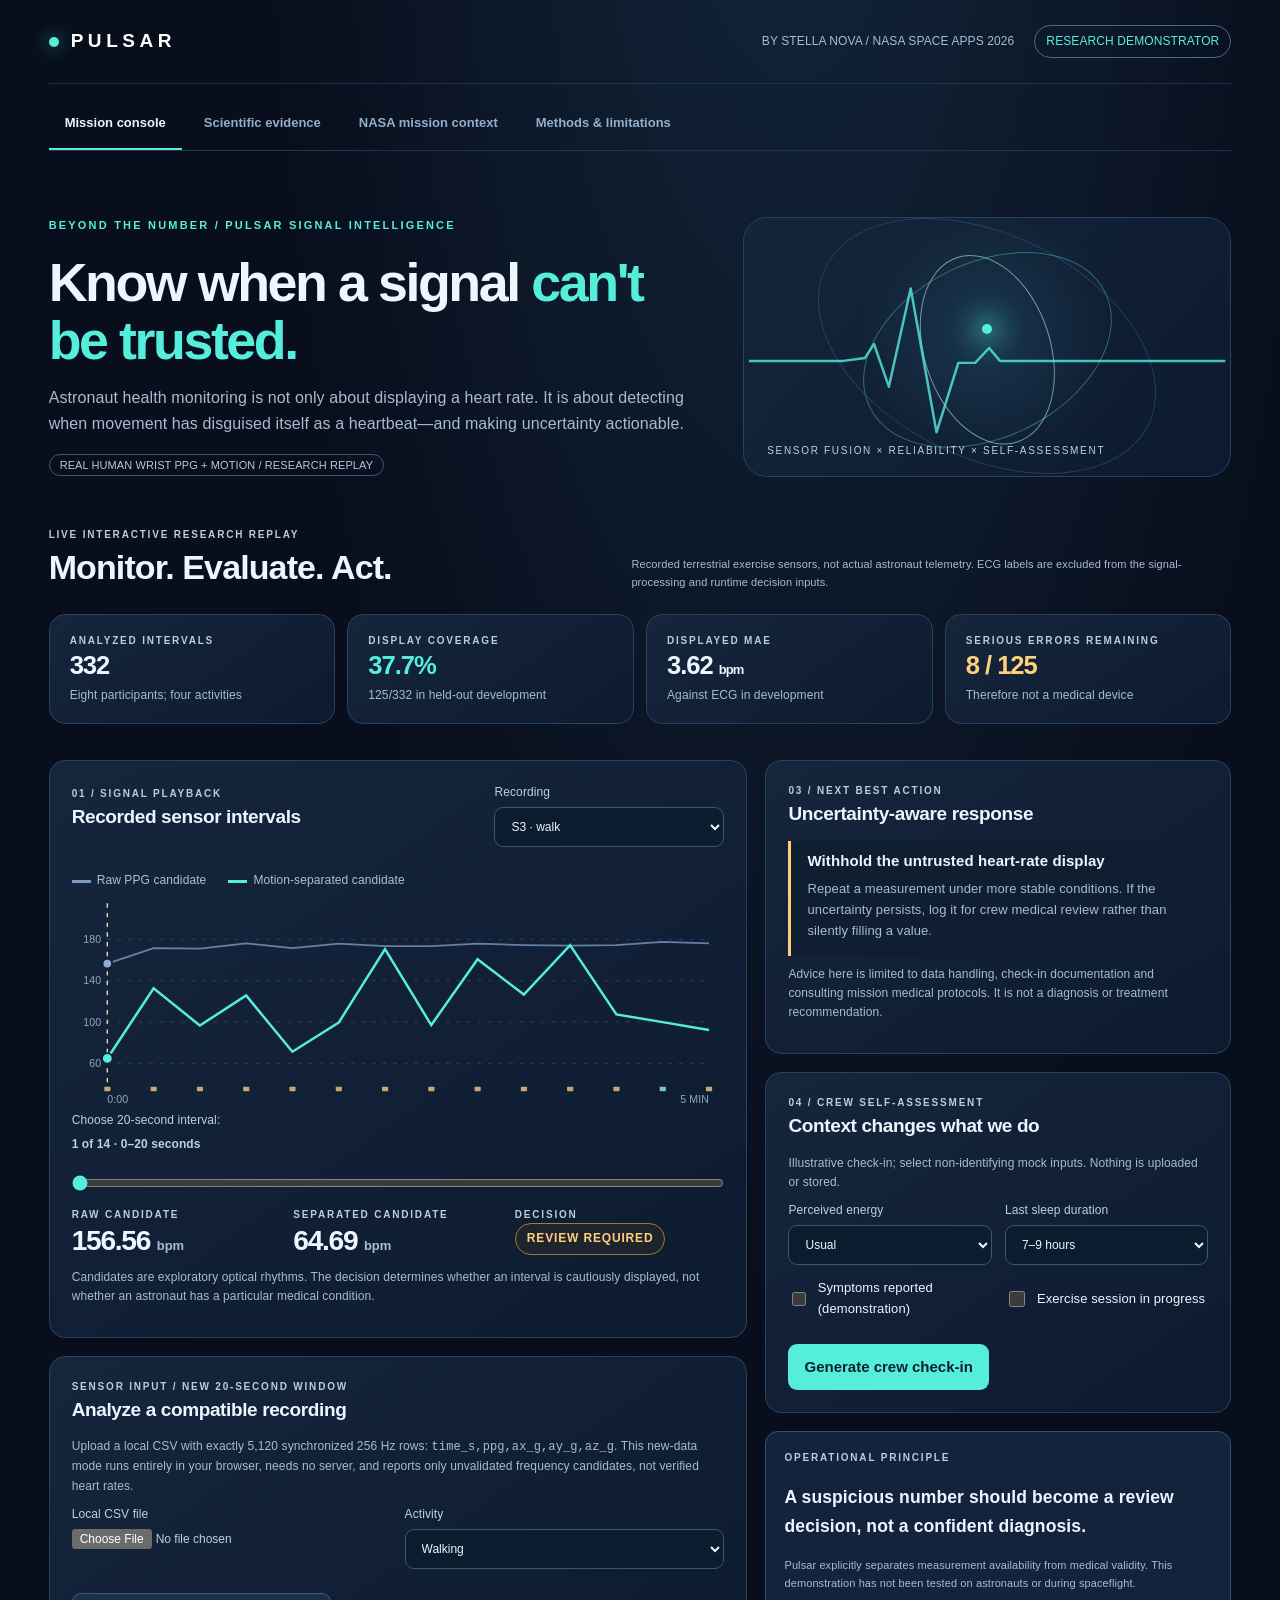
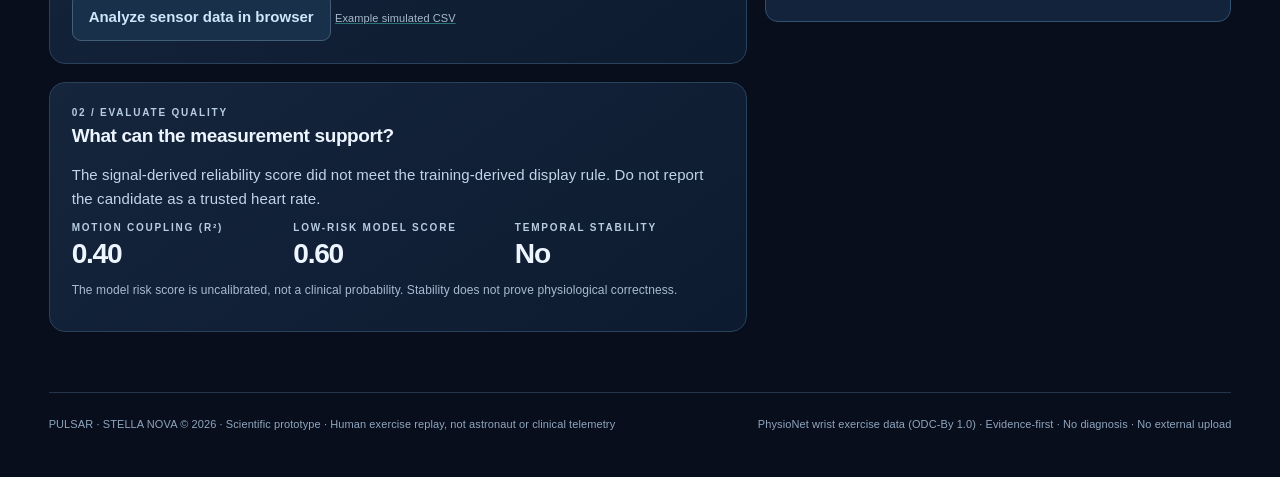
<file: science/app/index.html>
<!DOCTYPE html><html lang="en"><head><meta charset="UTF-8"><meta name="viewport" content="width=device-width,initial-scale=1.0"><meta name="color-scheme" content="dark"><title>Pulsar — Mission Health Intelligence</title><meta name="description" content="Pulsar: motion-aware astronaut health self-assessment research demonstration."><link rel="stylesheet" href="style.css"></head><body>
<div class="shell"><header class="topbar"><a href="#" class="logo" aria-label="Pulsar home"><i></i>PULSAR</a><div class="topmeta"><span>BY STELLA NOVA / NASA SPACE APPS 2026</span><span class="outline-tag">RESEARCH DEMONSTRATOR</span></div></header>
<nav class="nav" aria-label="Application sections"><button class="tab" data-tab="console" aria-selected="true">Mission console</button><button class="tab" data-tab="science" aria-selected="false">Scientific evidence</button><button class="tab" data-tab="nasa" aria-selected="false">NASA mission context</button><button class="tab" data-tab="method" aria-selected="false">Methods &amp; limitations</button></nav>
<section id="console" class="view"><div class="hero"><div><div class="eyebrow">BEYOND THE NUMBER / PULSAR SIGNAL INTELLIGENCE</div><h1>Know when a signal <em>can't be trusted.</em></h1><p>Astronaut health monitoring is not only about displaying a heart rate. It is about detecting when movement has disguised itself as a heartbeat—and making uncertainty actionable.</p><span class="pill">REAL HUMAN WRIST PPG + MOTION / RESEARCH REPLAY</span></div><div class="hero-art" aria-hidden="true"><div class="ring"></div><div class="ring r2"></div><div class="ring r3"></div><div class="dot"></div><svg class="pulse" viewBox="0 0 480 260"><path d="M0 144 H95 l22 -3 9 -14 15 43 22 -99 26 145 22 -70 17 0 14 -15 11 13 H480" fill="none" stroke="#55eedb" stroke-width="2.5" stroke-linejoin="round" opacity=".8"/></svg><span class="orbit-caption">SENSOR FUSION × RELIABILITY × SELF-ASSESSMENT</span></div></div>
<div class="headerline"><div><div class="caps">LIVE INTERACTIVE RESEARCH REPLAY</div><h2>Monitor. Evaluate. Act.</h2></div><p class="smallnote">Recorded terrestrial exercise sensors, not actual astronaut telemetry. ECG labels are excluded from the signal-processing and runtime decision inputs.</p></div>
<div class="stats" id="stats-console"><div class="metric"><div class="caps">Analyzed intervals</div><strong>332</strong><p>Eight participants; four activities</p></div><div class="metric"><div class="caps">Display coverage</div><strong class="accent">37.7%</strong><p>125/332 in held-out development</p></div><div class="metric"><div class="caps">Displayed MAE</div><strong>3.62 <small style="font-size:13px">bpm</small></strong><p>Against ECG in development</p></div><div class="metric"><div class="caps">Serious errors remaining</div><strong class="accent-yellow">8 / 125</strong><p>Therefore not a medical device</p></div></div>
<div class="two-col"><div><div class="card"><div class="toolbar"><div><div class="caps">01 / SIGNAL PLAYBACK</div><h3>Recorded sensor intervals</h3></div><label class="formrow">Recording<select id="recordSelect" aria-label="Select recorded activity"></select></label></div><div class="legend"><span><i class="swatch raw"></i>Raw PPG candidate</span><span><i class="swatch res"></i>Motion-separated candidate</span></div><div class="chartwrap"><svg id="timeChart" viewBox="0 0 740 250" role="img" aria-label="Raw and motion-separated candidate rates across time" class="chart"></svg></div><label class="formrow">Choose 20-second interval: <b id="windowLabel">—</b><input type="range" id="windowSlider" min="0" max="20" step="1" value="0"></label><div class="single"><div><div class="caps">Raw candidate</div><div class="value" id="rawVal">—</div></div><div><div class="caps">Separated candidate</div><div class="value" id="resVal">—</div></div><div><div class="caps">Decision</div><div id="signalState"><span class="state review">REVIEW</span></div></div></div><p class="tiny">Candidates are exploratory optical rhythms. The decision determines whether an interval is cautiously displayed, not whether an astronaut has a particular medical condition.</p></div>
<div class="card"><div class="caps">SENSOR INPUT / NEW 20-SECOND WINDOW</div><h3>Analyze a compatible recording</h3><p class="tiny">Upload a local CSV with exactly 5,120 synchronized 256 Hz rows: <code>time_s,ppg,ax_g,ay_g,az_g</code>. This new-data mode runs entirely in your browser, needs no server, and reports only unvalidated frequency candidates, not verified heart rates.</p><div class="checkgrid"><label class="formrow">Local CSV file<input id="csvFile" type="file" accept=".csv,text/csv" style="max-width:100%"></label><label class="formrow">Activity<select id="csvActivity"><option value="walk">Walking</option><option value="run">Running</option><option value="high_resistance_bike">High resistance cycling</option><option value="low_resistance_bike">Low resistance cycling</option></select></label></div><button class="btn secondary mt" id="csvRun">Analyze sensor data in browser</button> <a class="smallnote" href="Synthetic PPG.csv" download>Example simulated CSV</a><div class="response" id="csvResponse" aria-live="polite" hidden></div></div><div class="card"><div class="caps">02 / EVALUATE QUALITY</div><h3>What can the measurement support?</h3><p id="qualityText" class="status-desc">Select a recording.</p><div class="single"><div><div class="caps">Motion coupling (R²)</div><div class="value" id="couplingVal">—</div></div><div><div class="caps">Low-risk model score</div><div class="value" id="riskVal">—</div></div><div><div class="caps">Temporal stability</div><div class="value" id="stableVal">—</div></div></div><p class="tiny">The model risk score is uncalibrated, not a clinical probability. Stability does not prove physiological correctness.</p></div></div>
<div><div class="card"><div class="caps">03 / NEXT BEST ACTION</div><h3>Uncertainty-aware response</h3><div class="actionbox review" id="actionBox"><strong id="actionHeadline">Review the signal</strong><p id="actionText">Choose an interval to assess.</p></div><p class="tiny">Advice here is limited to data handling, check-in documentation and consulting mission medical protocols. It is not a diagnosis or treatment recommendation.</p></div><div class="card"><div class="caps">04 / CREW SELF-ASSESSMENT</div><h3>Context changes what we do</h3><p class="tiny">Illustrative check-in; select non-identifying mock inputs. Nothing is uploaded or stored.</p><div class="checkgrid"><label class="formrow">Perceived energy<select id="energy"><option value="Usual">Usual</option><option value="More tired than usual">More tired than usual</option><option value="Very fatigued">Very fatigued</option></select></label><label class="formrow">Last sleep duration<select id="sleep"><option value="7–9 hours">7–9 hours</option><option value="5–7 hours">5–7 hours</option><option value="Less than 5 hours">Less than 5 hours</option></select></label><label class="check"><input type="checkbox" id="symptom"> Symptoms reported (demonstration)</label><label class="check"><input type="checkbox" id="activityNote"> Exercise session in progress</label></div><button id="reportBtn" class="btn mt">Generate crew check-in</button><div id="report" class="response" aria-live="polite" hidden></div></div><div class="info-panel"><div class="caps">Operational principle</div><h3>A suspicious number should become a review decision, not a confident diagnosis.</h3><p class="smallnote">Pulsar explicitly separates measurement availability from medical validity. This demonstration has not been tested on astronauts or during spaceflight.</p></div></div></div>
</section>
<section id="science" class="view" hidden><div class="headerline"><div><div class="eyebrow">BEST USE OF SCIENCE / REPRODUCIBLE EVIDENCE</div><h2>Better estimation is not enough.</h2></div><p>Every figure below comes from the same previously examined 332-window development corpus. Subject-held-out risk scoring is stronger than window-random splits, but it is not a new external holdout.</p></div>
<div class="stats"><div class="metric"><div class="caps">Raw spectral MAE</div><strong>36.35 bpm</strong><p>329 available candidates</p></div><div class="metric"><div class="caps">Separated spectral MAE</div><strong>21.69 bpm</strong><p>329 available candidates</p></div><div class="metric"><div class="caps">Guarded display MAE</div><strong class="accent">3.62 bpm</strong><p>125 accepted in outer held-out scoring</p></div><div class="metric"><div class="caps">Guarded serious rate</div><strong class="accent-yellow">6.4%</strong><p>8 errors of 125 displayed — not zero</p></div></div>
<div class="two-col"><div class="card"><div class="caps">ERROR / COVERAGE TRADE-OFF</div><h3>What the system actually achieved</h3><div class="bars" id="summaryBars"></div><p class="smallnote mt">The guarded score combines a separated candidate with a participant-held-out risk classifier; display decisions use a threshold derived only from each outer training split. Rates must be interpreted together with availability.</p></div><div class="card"><div class="caps">A SCIENTIFICALLY INFORMATIVE FAILURE</div><h3>Running remains unresolved</h3><p>At running pace, only <strong>2/73</strong> windows are displayed and one of those still has a ≥15 bpm error. The prototype therefore cannot promise reliable exercise monitoring during vigorous movement.</p><div class="callout">This negative result is preserved rather than masked. It is a concrete target for future development, not a reason to imply that the existing gate has passed.</div></div></div>
<div class="card"><div class="toolbar"><div><div class="caps">SUBJECT-EXCLUDED EVALUATION</div><h3>Performance by activity</h3></div><span class="pill">332 ECG-eligible windows</span></div><div class="table-wrap"><table><thead><tr><th>Activity</th><th class="num">Windows</th><th class="num">Displayed</th><th class="num">Coverage</th><th class="num">MAE (bpm)</th><th class="num">Serious / Displayed</th></tr></thead><tbody id="activityRows"></tbody></table></div><p class="smallnote">Serious error means absolute error ≥15 bpm. MAE is conditional on the displayed subset; it is not the total-recording MAE.</p></div><div class="card"><div class="caps">KNOWN ORIGINAL GATE 4 REQUIREMENTS — NOT MET</div><h3>Do not confuse a strong research result with clinical readiness</h3><div class="pipeline"><div class="pipe"><b>GATE 4</b><h4>Coverage ≥40%</h4><p>Observed 37.7%</p></div><div class="pipe"><b>GATE 4</b><h4>MAE ≤5 bpm</h4><p>Observed 3.62 bpm</p></div><div class="pipe"><b>GATE 4</b><h4>Serious &lt;1%</h4><p>Observed 6.4%</p></div><div class="pipe"><b>GATE 4</b><h4>All activities ≥10%</h4><p>Running 2.7%</p></div><div class="pipe"><b>GATE 4</b><h4>Untouched validation</h4><p>Not performed</p></div></div></div>
</section>
<section id="nasa" class="view" hidden><div class="headerline"><div><div class="eyebrow">NASA / MISSION GROUNDED</div><h2>From a wrist signal to a spaceflight workflow.</h2></div><p>NASA documents how crew exercise sessions use heart rate alongside workload and activity information. Pulsar uses these published operational measurements to contextualize its exercise monitoring interface.</p></div>
<div class="two-col"><div class="card"><div class="caps">NASA OCHMO-TB-031 / ISS LONG-DURATION EXERCISE</div><h3>Published exercise reference</h3><p class="tiny">Source observations from ISS exercise programmes (April 2011–September 2017, 46 astronauts), summarized in NASA's October 2023 Exercise Overview technical brief, page 11.</p><label class="formrow mt">NASA apparatus reference<select id="nasaMode"><option value="cevis">CEVIS / cycle ergometer</option><option value="t2">T2 / treadmill</option></select></label><div class="nasa-stat"><div class="metric"><div class="caps">Avg heart rate</div><strong id="nasaAvg">135</strong><p>bpm (historical)</p></div><div class="metric"><div class="caps">Peak heart rate</div><strong id="nasaPeak">163</strong><p>bpm (historical)</p></div><div class="metric"><div class="caps">Typical duration</div><strong id="nasaDuration">26</strong><p>minutes (historical)</p></div></div><div class="caps">NASA case-reference comparison</div><div id="nasaBars" class="bars"></div><p class="smallnote">These are descriptive published exercise statistics—not safe heart-rate bands, individual astronaut targets, or clinical thresholds. The human wrist PPG development dataset is unrelated to this NASA source.</p><p class="cite"><a href="https://www.nasa.gov/wp-content/uploads/2023/12/ochmo-tb-031-exercise-overview.pdf" target="_blank" rel="noopener noreferrer">NASA OCHMO Exercise Overview, p. 11 ↗</a></p></div><div><div class="card"><div class="caps">MISSION-RELEVANT EVIDENCE</div><h3>Why self-monitoring requires context</h3><p>NASA identifies changes to aerobic capacity, skeletal muscle and bone during altered gravity. Exercise is one countermeasure, and NASA's documentation treats medical monitoring and individual fitness baselines as separate factors.</p><p>That motivates Pulsar's distinction between <strong>measured optical rhythm</strong>, <strong>reliability status</strong> and <strong>contextual crew report</strong>.</p><p class="cite"><a href="https://www.nasa.gov/missions/station/iss-research/astronaut-exercise/" target="_blank" rel="noopener noreferrer">NASA: Astronaut Exercise ↗</a></p></div><div class="card"><div class="caps">OPEN SCIENCE / FUTURE GENERALIZATION</div><h3>NASA OSDR</h3><p>NASA's Open Science Data Repository provides space-relevant biological, physiological and behavioral studies, including accessible human spaceflight data. It does <strong>not</strong> automatically supply paired astronaut wrist PPG, acceleration and ECG suitable for this model's evaluation.</p><p class="cite"><a href="https://science.nasa.gov/biological-physical/data/osdr/" target="_blank" rel="noopener noreferrer">NASA Open Science Data Repository ↗</a></p></div></div></div>
<div class="card" style="margin-top:24px"><div class="caps">2026 OFFICIAL CHALLENGE RESOURCE → DESIGN DECISION</div><h3>Why uncertainty must change crew actions</h3><p>NASA Human Research Program identifies altered gravity and distance from Earth among its five spaceflight hazards. Its cardiovascular-risk research explains why cardiovascular adaptation matters during prolonged missions. Pulsar maps these published concerns to an engineering response: make uncertain exercise sensor measurements explicit, withhold unsupported values, repeat or verify the reading, and document the result for established crew medical procedures.</p><div class="pipeline"><div class="pipe"><b>NASA HRP • HAZARD</b><h4>Altered gravity</h4><p>Changes to the cardiovascular system motivate careful measurement, not assumed Earth-like baselines.</p></div><div class="pipe"><b>NASA HRP • HAZARD</b><h4>Distance from Earth</h4><p>Delayed access to ground support increases the value of clear, uncertainty-aware self-assessment.</p></div><div class="pipe"><b>APPLICATION DESIGN</b><h4>Measure → assess → review</h4><p>Sensor-derived reliability flags prompt repeat/verification and a traceable crew check-in; never a diagnosis.</p></div></div><p class="smallnote">Design rationale, not NASA approval or operational guidance. These sources establish the *mission need*, not accuracy or medical thresholds for Pulsar. Official challenge sources: <a href="https://www.nasa.gov/hrp/hazards/" target="_blank" rel="noopener">Five Hazards</a> · <a href="https://www.nasa.gov/hrp/risks/" target="_blank" rel="noopener">Human Spaceflight Risks</a> · <a href="https://www.nasa.gov/hrp/ongoing-hrp-research/" target="_blank" rel="noopener">Ongoing HRP Research</a>.</p></div></section>
<section id="method" class="view" hidden><div class="headerline"><div><div class="eyebrow">TRACEABLE SCIENTIFIC METHOD</div><h2>How Pulsar reaches a decision.</h2></div><p>A direct chain from real sensors to a cautious display decision. ECG is used for retrospective scoring and training, never injected into a displayed interval's inputs.</p></div><div class="pipeline mb"><div class="pipe"><b>01 / MEASURE</b><h4>Wrist PPG + 3-axis ACC</h4><p>Synchronous 20-second 256-Hz segments.</p></div><div class="pipe"><b>02 / SEPARATE</b><h4>Motion prediction</h4><p>Blocked out-of-fold regression on acceleration-derived nonlinear features.</p></div><div class="pipe"><b>03 / PROPOSE</b><h4>Spectral candidates</h4><p>Compare uncorrected and motion-separated peaks with subwindow stability.</p></div><div class="pipe"><b>04 / EVALUATE</b><h4>Risk decision</h4><p>Participant-excluded trained model, training-derived cutoff.</p></div><div class="pipe"><b>05 / RESPOND</b><h4>Display / review</h4><p>Record a self-check; do not translate unreliable values into health claims.</p></div></div><div class="two-col"><div class="card"><div class="caps">EVALUATION METHOD</div><h3>Leakage-aware retrospective analysis</h3><p>Outer folds hold out one entire participant. Each training partition uses a separate inner leave-one-participant-out process to establish the predicted-risk acceptance cutoff at a nominal 35% candidate coverage. The outer participant contributes neither training labels nor cutoff selection.</p><p>The resulting predictions cover 329 eligible sensor windows from eight development participants. The comparison retains all 332 windows in the overall coverage denominator.</p><p>Participant-cluster bootstrap descriptive 95% intervals: coverage <b id="ciCover">—</b>, conditional MAE <b id="ciMae">—</b>, serious-error fraction <b id="ciSerious">—</b>.</p></div><div class="card"><div class="caps">NON-NEGOTIABLE LIMITS</div><h3>What these results do not show</h3><p>The cross-validated development study is not a preregistered untouched external test. Only eight participants were available, with correlated windows; uncertainty is substantial. The method can still accept serious errors or reject useful measurements.</p><p>The application is a research-data replay and self-assessment demonstration. It does not perform live astronaut telemetry capture, medical diagnosis, or clinical decision-making. Clinical or mission use would require entirely separate verification.</p><div class="callout">The original Gate 4 remains unmet. This hackathon release documents a narrower, achieved engineering outcome.</div></div></div><div class="card"><div class="caps">PROVENANCE</div><h3>Inputs and scientific sources</h3><p>Terrestrial development signals: <a href="https://physionet.org/content/wrist/1.0.0/" target="_blank" rel="noopener noreferrer">PhysioNet Wrist PPG During Exercise v1.0.0</a> (Jarchi &amp; Casson, 2017; DOI 10.13026/C2PQ1X), made available under the <a href="https://physionet.org/content/wrist/view-license/1.0.0/" target="_blank" rel="noopener noreferrer">Open Data Commons Attribution License 1.0</a>. ECG references are accessed only in the development scorer. See bundled evidence files and integrity hashes.</p><p>NASA reference: Office of the Chief Health &amp; Medical Officer, <em>NASA-STD-3001 Technical Brief, Exercise Overview</em> (OCHMO-TB-031, 2023), p. 11. Additional NASA astronaut exercise context and OSDR sources linked in the NASA context view.</p><p class="smallnote">Third-party dataset licenses and NASA Space Apps submission attribution requirements must be verified and fully cited in the final submission. No data from a reserved independent holdout was accessed for this release.</p></div></section>
<footer class="footer"><span>PULSAR · STELLA NOVA © 2026 · Scientific prototype · Human exercise replay, not astronaut or clinical telemetry</span><span>PhysioNet wrist exercise data (ODC-By 1.0) · Evidence-first · No diagnosis · No external upload</span></footer></div>
<script src="data.js"></script><script src="browser-signal.js"></script><script src="app.js"></script></body></html>
</file>
<file: science/app/style.css>
:root{--bg:#080e1c;--ink:#edf5ff;--muted:#a8bbd0;--line:#22344b;--panel:#101d31;--panel2:#12243a;--cyan:#55eedb;--blue:#6d9fff;--amber:#ffcf7b;--red:#ff8c8c;--green:#91e1bf;--space:clamp(16px,3.8vw,52px)}*{box-sizing:border-box}html{scroll-behavior:smooth}body{margin:0;background:radial-gradient(ellipse at 62% -16%,#244b6b66,transparent 48%),var(--bg);color:var(--ink);font:15px/1.6 -apple-system,BlinkMacSystemFont,'Segoe UI',sans-serif;letter-spacing:.1px}button,input,select{font:inherit}button,select,input{accent-color:var(--cyan)}button{cursor:pointer}button:focus-visible,select:focus-visible,input:focus-visible,a:focus-visible{outline:2px solid var(--cyan);outline-offset:4px}a{color:var(--cyan);text-decoration-color:#55eedb66}a:hover{text-decoration-color:var(--cyan)}.shell{max-width:1440px;margin:0 auto;padding:0 var(--space)}.topbar{height:84px;border-bottom:1px solid #294056aa;display:flex;align-items:center;justify-content:space-between;gap:24px}.logo{font-weight:800;letter-spacing:.24em;font-size:19px;color:white;text-decoration:none}.logo i{display:inline-block;width:10px;height:10px;border-radius:50%;background:var(--cyan);box-shadow:0 0 18px #55eedbba;margin-right:12px}.topmeta{display:flex;gap:20px;align-items:center}.label,.caps{font-size:10px;text-transform:uppercase;letter-spacing:.18em;font-weight:760;color:#b9cde1}.topmeta span{color:#a4bed3;font-size:12px}.outline-tag{padding:6px 11px;border-radius:50px;border:1px solid #46707f;color:var(--cyan)!important;white-space:nowrap}.nav{display:flex;gap:6px;flex-wrap:wrap;border-bottom:1px solid var(--line);margin:15px 0 34px}.tab{border:0;background:transparent;color:#93aeca;padding:14px 16px;border-bottom:2px solid transparent;font-weight:600;font-size:13px}.tab[aria-selected="true"]{border-color:var(--cyan);color:var(--ink)}section[hidden]{display:none!important}.hero{display:grid;grid-template-columns:1.15fr .85fr;gap:34px;align-items:center;padding:32px 0 50px}.eyebrow{color:var(--cyan);text-transform:uppercase;letter-spacing:.2em;font-size:11px;font-weight:850}.hero h1{font-size:clamp(36px,4.2vw,66px);line-height:1.08;letter-spacing:-.045em;margin:18px 0 16px;font-weight:760}.hero h1 em{font-style:normal;color:var(--cyan)}.hero p{max-width:650px;font-size:16px;color:var(--muted)}.hero-art{height:260px;position:relative;border:1px solid #274259;border-radius:24px;background:radial-gradient(circle at 50% 45%,#2b657655,transparent 45%),linear-gradient(130deg,#14253b,#0c1a31);overflow:hidden}.ring{position:absolute;inset:44px 23% 38px;border:1px solid #61e7d860;border-radius:50%;transform:rotate(-26deg)}.ring.r2{inset:16px 13% 18px;transform:rotate(26deg);border-color:#5576a155}.ring.r3{inset:68px 30% 63px;border-color:#c7fefa88;transform:rotate(72deg)}.pulse{width:100%;height:100%;position:absolute;inset:0}.orbit-caption{position:absolute;bottom:17px;left:23px;font-size:10px;letter-spacing:.17em;color:#b7d4e6}.dot{width:10px;height:10px;background:var(--cyan);border-radius:50%;box-shadow:0 0 28px 5px #55eedb;position:absolute;left:49%;top:41%}.headerline{display:flex;align-items:end;justify-content:space-between;gap:20px;margin-bottom:22px}.headerline h2{font-size:clamp(23px,2.7vw,34px);line-height:1.2;letter-spacing:-.026em;margin:4px 0}.headerline p{color:var(--muted);margin:0;max-width:600px}.stats{display:grid;grid-template-columns:repeat(4,1fr);gap:12px;margin:12px 0 36px}.metric,.card{background:linear-gradient(145deg,#15253c,#0d1b30);border:1px solid #29425b;border-radius:16px}.metric{padding:18px 20px}.metric strong{display:block;font-size:clamp(21px,2vw,32px);font-variant-numeric:tabular-nums;line-height:1.3;letter-spacing:-.04em}.metric p{color:var(--muted);font-size:12px;margin:4px 0 0}.accent{color:var(--cyan)}.accent-yellow{color:var(--amber)}.accent-red{color:var(--red)}.two-col{display:grid;grid-template-columns:1.5fr 1fr;gap:18px}.card{padding:22px;margin-bottom:18px;min-width:0}.card h3{font-size:19px;margin:0 0 12px;letter-spacing:-.02em}.card p{color:var(--muted);margin:9px 0}.toolbar{display:flex;align-items:center;gap:16px;justify-content:space-between;flex-wrap:wrap;margin:0 0 24px}select{background:#0b1c2e;border:1px solid #3a5770;border-radius:9px;padding:11px 12px;color:var(--ink);min-width:230px;max-width:100%}input[type=range]{width:100%;margin:16px 0;cursor:pointer}.smallnote{font-size:11px;color:#a7bbcd}.chartwrap{width:100%;overflow:hidden}.chart{width:100%;height:auto;display:block}.chart text{fill:#8ca8c1;font:12px -apple-system,Segoe UI,sans-serif}.chart .gridline{stroke:#31465d;stroke-dasharray:4 8}.chart .rawline{fill:none;stroke:#799ac3;stroke-width:2;opacity:.8}.chart .resline{fill:none;stroke:var(--cyan);stroke-width:2.8}.chart .point{stroke:#122136;stroke-width:2}.legend{display:flex;gap:22px;color:#aebfd2;font-size:12px}.swatch{display:inline-block;width:19px;height:3px;vertical-align:middle;margin-right:6px}.swatch.raw{background:#799ac3}.swatch.res{background:var(--cyan)}.single{display:grid;grid-template-columns:repeat(3,1fr);gap:12px}.value{font-size:clamp(23px,2.2vw,36px);font-weight:700;line-height:1.25;letter-spacing:-.045em}.value small{font-size:13px;letter-spacing:0;color:#a8bed5}.tiny{font-size:12px;color:var(--muted)}.state{font-size:12px;letter-spacing:.07em;font-weight:800;display:inline-flex;align-items:center;gap:7px;padding:5px 11px;border-radius:40px;border:1px solid #3d665f;background:#1d4b4344;color:var(--green)}.state.review{color:var(--amber);border-color:#a0793e;background:#4d371c44}.state.none{color:var(--red);border-color:#714447;background:#5b293244}.status-desc{font-size:15px;color:#c2d5e8!important}.actionbox{border-left:3px solid var(--cyan);padding:8px 16px;background:#101e31;border-radius:0 10px 10px 0}.actionbox.review{border-left-color:var(--amber)}.actionbox.none{border-left-color:var(--red)}.actionbox strong{font-size:15px}.actionbox p{font-size:13px;margin:6px 0}.btn{background:var(--cyan);color:#09202b;border:none;border-radius:9px;padding:11px 16px;font-weight:800}.btn.secondary{background:#183049;color:#cfe7fa;border:1px solid #416078}.btn:hover{filter:brightness(1.1)}.checkgrid{display:grid;grid-template-columns:1fr 1fr;gap:13px}.formrow{display:flex;flex-direction:column;gap:5px;font-size:12px;color:#bad0e4}.checkgrid select{min-width:auto;width:100%}.check{font-size:13px;display:flex;gap:9px;align-items:center}.check input{width:16px;height:16px}.response{padding:14px;border-radius:9px;background:#0c2833;border:1px solid #345967;white-space:pre-wrap;font-size:13px;color:#d5eeed;margin-top:14px}.response[hidden]{display:none}.info-panel{background:#13233b;border:1px solid #325070;border-radius:13px;padding:18px}.callout{border:1px solid #625338;background:#3c2c1650;border-radius:12px;padding:14px 16px;font-size:12px;color:#f7deb2}.pill{border:1px solid #3e5972;padding:4px 10px;border-radius:40px;color:#b5c7db;font-size:11px;white-space:nowrap}.bars{display:grid;gap:15px}.barrow{display:grid;grid-template-columns:190px 1fr 90px;align-items:center;gap:15px;font-size:12px;color:#bdcfe1}.bartrack{height:11px;background:#23344a;border-radius:8px;overflow:hidden}.barfill{height:100%;border-radius:8px;background:linear-gradient(90deg,#428bbf,var(--cyan))}.barfill.warn{background:linear-gradient(90deg,#d4a44a,#ffd07d)}table{width:100%;border-collapse:collapse;font-size:12px;overflow-x:auto}th{text-align:left;color:#95b3cc;font-weight:750;letter-spacing:.05em;text-transform:uppercase;font-size:10px}td,th{padding:12px 8px;border-bottom:1px solid #263b54}td.num{text-align:right;font-variant-numeric:tabular-nums}td bad{color:var(--red)}.table-wrap{overflow-x:auto}.nasa-stat{display:grid;grid-template-columns:repeat(3,1fr);gap:12px;margin:16px 0}.nasa-stat .metric{background:#0d2334}.nasa-stat strong{font-size:27px}.cite{font-size:12px;color:var(--muted)}.sourcecard{display:grid;grid-template-columns:1fr auto;gap:15px;align-items:center}.pipeline{display:grid;grid-template-columns:repeat(5,1fr);gap:9px}.pipe{border:1px solid #355069;background:#11243b;border-radius:12px;padding:15px}.pipe b{font-size:11px;color:var(--cyan)}.pipe h4{margin:8px 0 6px;font-size:13px}.pipe p{font-size:11px;margin:0}.footer{border-top:1px solid var(--line);margin-top:42px;padding:23px 0 45px;display:flex;align-items:center;justify-content:space-between;gap:20px;color:#8fa6be;font-size:11px}.muted{color:var(--muted)}.mt{margin-top:24px}.mb{margin-bottom:20px}.hide-mobile{}@media(max-width:960px){.hero,.two-col{grid-template-columns:1fr}.hero-art{height:180px}.stats{grid-template-columns:repeat(2,1fr)}.pipeline{grid-template-columns:repeat(3,1fr)}.topmeta span:first-child{display:none}}@media(max-width:600px){.topbar{height:68px}.nav{margin-bottom:16px}.tab{padding:10px 8px;font-size:12px}.hero{padding:12px 0 32px;gap:16px}.hero h1{font-size:35px}.hero-art{height:170px}.stats,.single,.nasa-stat{grid-template-columns:repeat(2,1fr)}.card{padding:17px}.pipeline{grid-template-columns:1fr 1fr}.barrow{grid-template-columns:105px 1fr 55px;gap:7px}.checkgrid{grid-template-columns:1fr}.footer{display:block}.hide-mobile{display:none}.topmeta .outline-tag{font-size:10px}.value{font-size:24px}}
</file>
